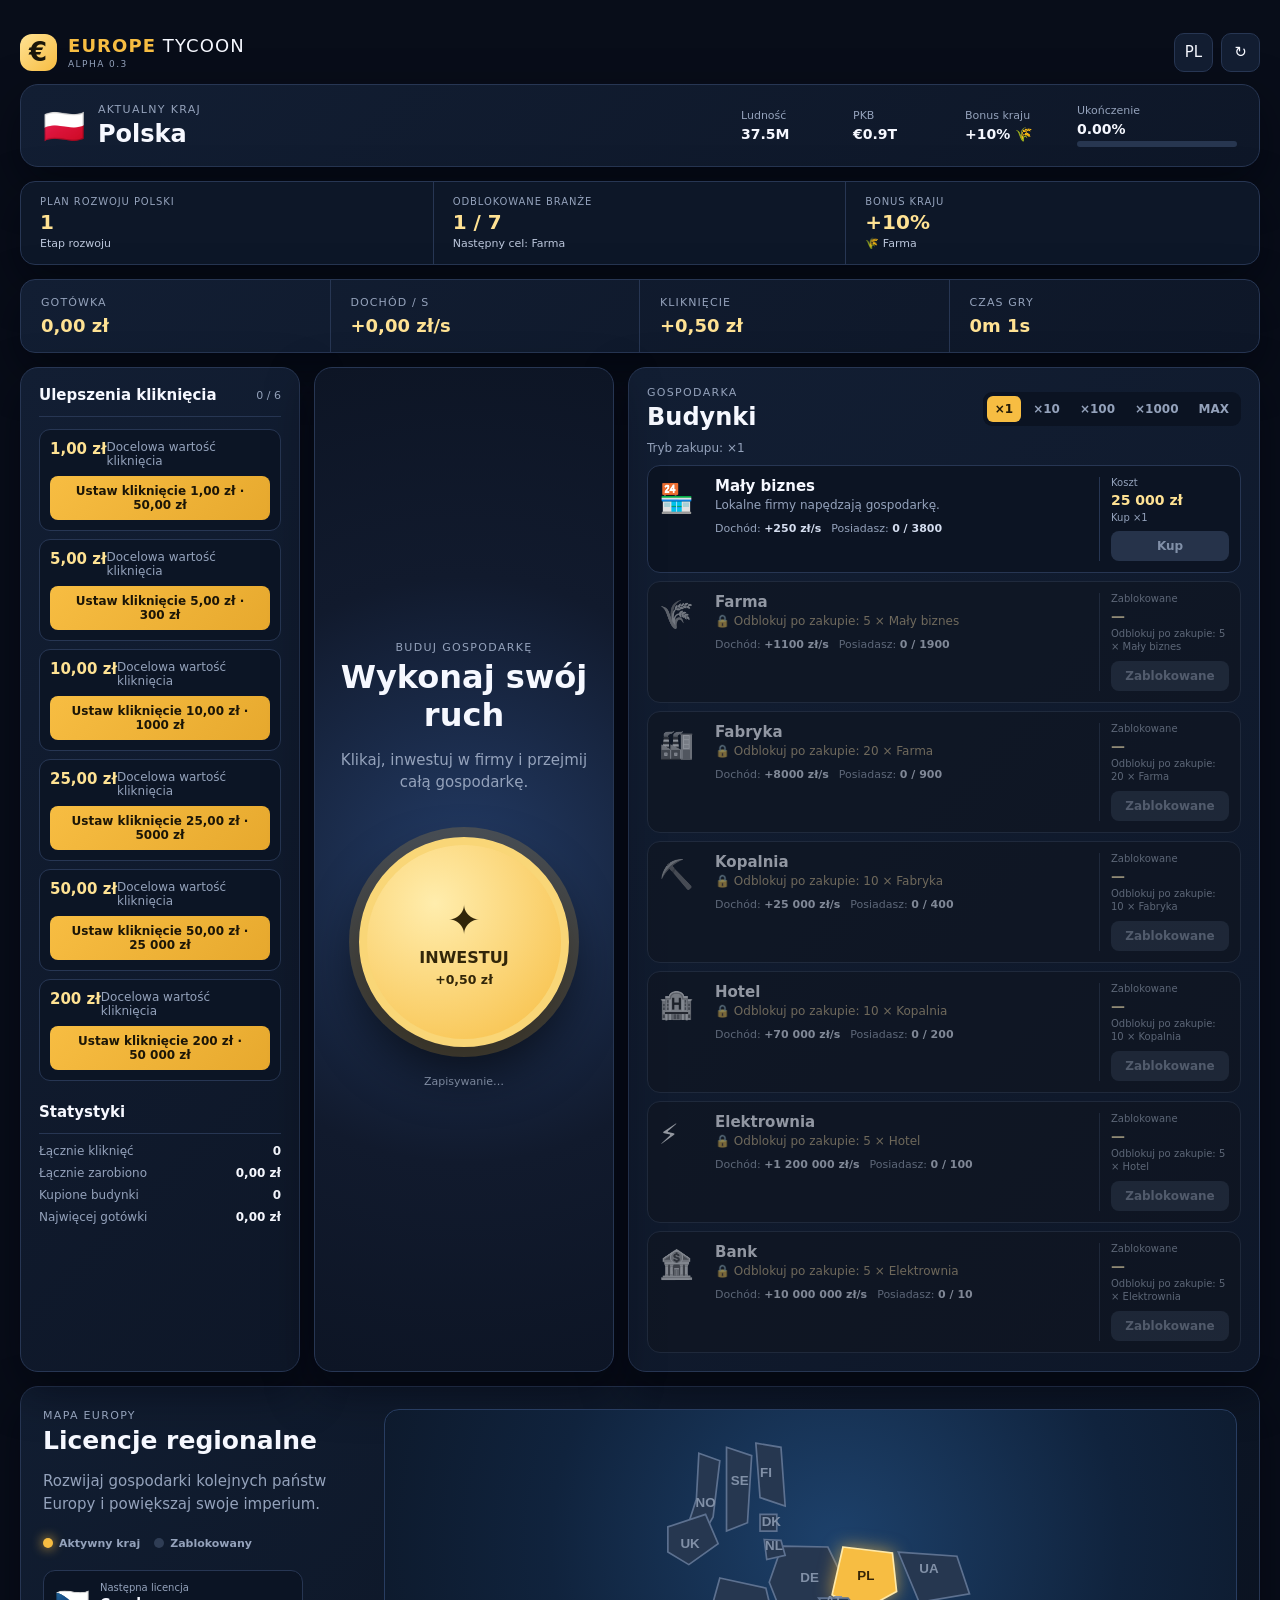
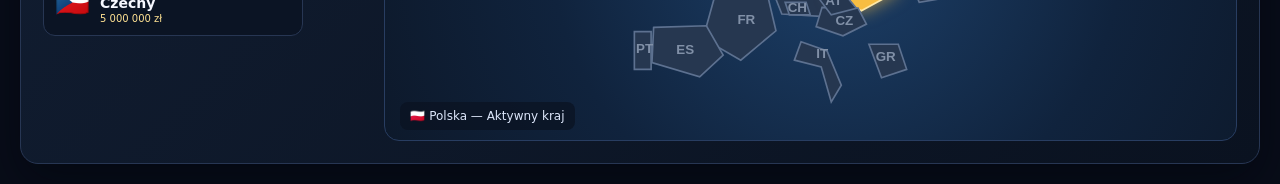
<file: index.html>
<!doctype html>
<html lang="pl">
  <head>
    <meta charset="UTF-8" />
    <meta name="viewport" content="width=device-width, initial-scale=1.0" />
    <meta name="theme-color" content="#0a1020" />
    <title>Europe Tycoon — Alpha 0.3</title>
    <link rel="stylesheet" href="css/style.css" />
    <link rel="stylesheet" href="css/map.css" />
    <link rel="stylesheet" href="css/part3.css" />
    <script defer src="js/data.js"></script>
    <script defer src="js/i18n.js"></script>
    <script defer src="js/part3.js"></script>
    <script defer src="js/storage.js"></script>
    <script defer src="js/game.js"></script>
    <script defer src="js/ui.js"></script>
    <script defer src="js/app.js"></script>
  </head>
  <body>
    <main class="app-shell">
      <header class="topbar">
        <a class="brand" href="#" aria-label="Europe Tycoon">
          <span class="brand-mark">€</span>
          <span><strong>EUROPE</strong> TYCOON <small>ALPHA 0.3</small></span>
        </a>
        <div class="topbar-actions">
          <button class="icon-button" id="languageButton" type="button" title="Change language">PL</button>
          <button class="icon-button" id="resetButton" type="button" title="Reset save" data-i18n-title="resetSave">↻</button>
        </div>
      </header>

      <section class="country-banner" aria-label="Current country">
        <div class="country-title"><span class="flag">🇵🇱</span><div><p data-i18n="currentCountry">Aktualny kraj</p><h1 data-i18n="poland">Polska</h1></div></div>
          <div class="country-data">
          <div><span data-i18n="population">Ludność</span><strong>37.5M</strong></div>
          <div><span data-i18n="gdp">PKB</span><strong>€0.9T</strong></div>
          <div><span data-i18n="countryBonus">Bonus kraju</span><strong>+10% 🌾</strong></div>
            <div class="completion"><span data-i18n="completion">Ukończenie</span><strong id="completionText">0.00%</strong><i><b id="completionBar"></b></i></div>
          </div>
        </section>

      <section class="development-panel" aria-label="Poland development">
        <div><p data-i18n="polishFocus">Plan rozwoju Polski</p><strong id="developmentStage">1</strong><span data-i18n="developmentStage">Etap rozwoju</span></div>
        <div><p data-i18n="unlockedBuildings">Odblokowane branże</p><strong id="unlockedBuildings">1 / 7</strong><span id="nextUnlockText"></span></div>
        <div><p data-i18n="countryBonus">Bonus kraju</p><strong>+10%</strong><span>🌾 <span data-i18n="farm">Farma</span></span></div>
      </section>

      <section class="economy-strip" aria-label="Economy summary">
        <article><span data-i18n="cash">Gotówka</span><strong id="cashValue">0 zł</strong></article>
        <article><span data-i18n="incomePerSecond">Dochód / s</span><strong id="incomeValue">+0 zł/s</strong></article>
        <article><span data-i18n="clickPower">Kliknięcie</span><strong id="clickValue">+0.50 zł</strong></article>
        <article><span data-i18n="playTime">Czas gry</span><strong id="playTimeValue">0m 0s</strong></article>
      </section>

      <section class="game-grid">
        <aside class="side-panel">
          <div class="panel-heading"><p data-i18n="clickUpgrades">Ulepszenia kliknięcia</p><span id="upgradeLevel">0 / 6</span></div>
          <div id="upgradeList" class="upgrade-list"></div>
          <div class="panel-heading stats-heading"><p data-i18n="statistics">Statystyki</p></div>
          <dl class="stats-list">
            <div><dt data-i18n="totalClicks">Łącznie kliknięć</dt><dd id="totalClicks">0</dd></div>
            <div><dt data-i18n="totalEarned">Łącznie zarobiono</dt><dd id="totalEarned">0 zł</dd></div>
            <div><dt data-i18n="buildingsBought">Kupione budynki</dt><dd id="buildingsBought">0</dd></div>
            <div><dt data-i18n="bestCash">Najwięcej gotówki</dt><dd id="bestCash">0 zł</dd></div>
          </dl>
        </aside>

        <section class="clicker-panel" aria-label="Clicker">
          <p class="eyebrow" data-i18n="buildTheEconomy">Buduj gospodarkę Polski</p>
          <h2 data-i18n="makeYourMove">Wykonaj swój ruch</h2>
          <p class="clicker-copy" data-i18n="clickHint">Klikaj, inwestuj w firmy i przejmij całą gospodarkę.</p>
          <button class="click-button" id="clickButton" type="button" aria-label="Earn money"><span>✦</span><strong data-i18n="invest">INWESTUJ</strong><small id="clickButtonValue">+0.50 zł</small></button>
          <div class="click-area" id="clickArea" aria-hidden="true"></div>
          <p class="save-status" id="saveStatus" data-i18n="saving">Zapisywanie…</p>
        </section>

        <section class="buildings-panel">
          <div class="buildings-header">
            <div><p class="eyebrow" data-i18n="economy">Gospodarka</p><h2 data-i18n="buildings">Budynki</h2></div>
            <div class="buy-modes" role="group" aria-label="Purchase quantity">
              <button type="button" data-quantity="1">×1</button><button type="button" data-quantity="10">×10</button><button type="button" data-quantity="100">×100</button><button type="button" data-quantity="1000">×1000</button><button type="button" data-quantity="max" data-i18n="max">MAX</button>
            </div>
          </div>
          <p class="purchase-note" id="purchaseNote"></p>
          <div id="buildingList" class="building-list"></div>
        </section>
      </section>

      <section class="map-panel" aria-label="Europe map">
        <div class="map-copy">
          <p class="eyebrow" data-i18n="europeMap">Mapa Europy</p>
          <h2 data-i18n="licenses">Licencje regionalne</h2>
          <p data-i18n="mapHint">Polska jest centrum Twojego imperium. Kolejne kraje odblokujesz w następnych aktualizacjach.</p>
          <div class="map-legend"><span><i class="active"></i><b data-i18n="activeCountry">Aktywny kraj</b></span><span><i></i><b data-i18n="lockedCountry">Zablokowany</b></span></div>
          <div class="license-card"><span id="licenseFlag">🇨🇿</span><div><small data-i18n="nextLicense">Następna licencja</small><strong id="licenseName">Czechy</strong><em id="licenseCost">10 000 000 zł</em></div></div>
        </div>
        <div class="map-wrap">
          <svg class="europe-map" viewBox="0 0 700 370" role="img" aria-label="Stylized interactive map of Europe">
            <path class="sea" d="M20,25H680V345H20Z" />
            <g class="country-shape locked" data-country="norway"><path d="M217 42l25 9-8 67-22 38-14-10 16-49z"/><text x="213" y="106">NO</text></g>
            <g class="country-shape locked" data-country="germany"><path d="M316 153l55 1 17 35-21 48-51-3-15-38z"/><text x="338" y="196">DE</text></g>
            <g class="country-shape locked" data-country="france"><path d="M242 191l55 12 12 51-42 35-45-26z"/><text x="263" y="246">FR</text></g>
            <g class="country-shape active" data-country="poland"><path d="M389 154l59 7 5 46-42 23-35-19z"/><text x="406" y="193">PL</text></g>
            <g class="country-shape locked" data-country="czechia"><path d="M364 226l43 1 10 19-28 14-32-11z"/><text x="380" y="247">CZ</text></g>
            <g class="country-shape locked" data-country="italy"><path d="M339 267l31 11 17 41-12 20-12-42-32-8z"/><text x="357" y="286">IT</text></g>
            <g class="country-shape locked" data-country="spain"><path d="M163 250l63-2 20 35-28 26-57-17z"/><text x="190" y="282">ES</text></g>
            <g class="country-shape locked" data-country="netherlands"><path d="M295 145l20 1 5 18-22 5z"/><text x="296" y="158">NL</text></g>
            <g class="country-shape locked" data-country="uk"><path d="M180 130l45-15 15 35-35 25-25-15z"/><text x="195" y="155">UK</text></g>
            <g class="country-shape locked" data-country="austria"><path d="M360 215l35 0 10 12-30 8z"/><text x="368" y="223">AT</text></g>
            <g class="country-shape locked" data-country="switzerland"><path d="M320 220l25 0 5 15-25 0z"/><text x="323" y="231">CH</text></g>
            <g class="country-shape locked" data-country="sweden"><path d="M250 35l30 10-5 80-25 10z"/><text x="255" y="80">SE</text></g>
            <g class="country-shape locked" data-country="ukraine"><path d="M455 160l70 5 15 45-60 10z"/><text x="480" y="185">UA</text></g>
            <g class="country-shape locked" data-country="portugal"><path d="M140 255l20 0 0 45-20 0z"/><text x="142" y="280">PT</text></g>
            <g class="country-shape locked" data-country="greece"><path d="M420 270l35 0 10 30-30 10z"/><text x="428" y="290">GR</text></g>
            <g class="country-shape locked" data-country="finland"><path d="M285 30l30 5 5 70-30-10z"/><text x="290" y="70">FI</text></g>
            <g class="country-shape locked" data-country="denmark"><path d="M290 115l20 0 0 20-20 0z"/><text x="292" y="129">DK</text></g>
          </svg>
          <p id="mapSelection" class="map-selection" data-i18n="mapSelectedPoland">🇵🇱 Polska — aktywny kraj</p>
        </div>
      </section>
    </main>
    <div class="toast" id="toast" role="status" aria-live="polite"></div>
  </body>
</html>
</file>
<file: css/style.css>
:root{--bg:#080d19;--panel:#111a2c;--panel2:#17233a;--line:#273653;--ink:#f6f8ff;--muted:#94a2bb;--gold:#f7bd42;--gold2:#ffe293;--green:#54d49a;--shadow:0 18px 45px #01040c80}*{box-sizing:border-box}body{margin:0;background:radial-gradient(1000px 500px at 30% -20%,#213761 0,transparent 62%),var(--bg);color:var(--ink);font:15px Inter,ui-sans-serif,system-ui,-apple-system,BlinkMacSystemFont,"Segoe UI",sans-serif}.app-shell{max-width:1500px;margin:auto;padding:20px}.topbar{min-height:64px;display:flex;align-items:center;justify-content:space-between}.brand{display:flex;align-items:center;gap:11px;text-decoration:none;color:var(--ink);font-size:18px;letter-spacing:.06em}.brand strong{color:var(--gold)}.brand small{display:block;font-size:9px;color:var(--muted);letter-spacing:.16em;margin-top:3px}.brand-mark{display:grid;place-items:center;width:37px;height:37px;border-radius:12px;color:#1a160a;background:linear-gradient(135deg,var(--gold2),var(--gold));font-size:26px;font-weight:900}.topbar-actions{display:flex;gap:8px}.icon-button{width:39px;height:39px;border:1px solid var(--line);border-radius:10px;background:#121d31;color:var(--ink);cursor:pointer}.country-banner,.economy-strip,.side-panel,.clicker-panel,.buildings-panel{border:1px solid var(--line);box-shadow:var(--shadow);background:linear-gradient(135deg,#121e33,#0e1728)}.country-banner{border-radius:18px;padding:18px 22px;display:flex;align-items:center;justify-content:space-between;gap:25px}.country-title{display:flex;align-items:center;gap:13px}.flag{font-size:34px}.country-title p,.eyebrow{font-size:11px;text-transform:uppercase;letter-spacing:.12em;color:var(--muted);margin:0 0 4px}.country-title h1{font-size:24px;margin:0}.country-data{display:flex;gap:32px;align-items:center}.country-data div{display:grid;gap:4px;min-width:80px}.country-data span{font-size:11px;color:var(--muted)}.country-data strong{font-size:14px}.completion{min-width:160px!important}.completion i{display:block;background:#273650;height:6px;border-radius:9px;overflow:hidden}.completion b{display:block;height:100%;background:linear-gradient(90deg,var(--gold),var(--gold2));width:0}.economy-strip{margin-top:14px;border-radius:15px;display:grid;grid-template-columns:repeat(4,1fr);overflow:hidden}.economy-strip article{padding:16px 20px;border-right:1px solid var(--line)}.economy-strip article:last-child{border:0}.economy-strip span{font-size:11px;text-transform:uppercase;letter-spacing:.1em;color:var(--muted);display:block;margin-bottom:6px}.economy-strip strong{font-size:18px;color:var(--gold2)}.game-grid{margin-top:14px;display:grid;grid-template-columns:280px minmax(300px,.8fr) minmax(440px,1.7fr);gap:14px}.side-panel,.clicker-panel,.buildings-panel{border-radius:18px;padding:18px}.panel-heading{display:flex;justify-content:space-between;align-items:center;border-bottom:1px solid var(--line);padding-bottom:12px}.panel-heading p{font-weight:750;margin:0}.panel-heading span{font-size:11px;color:var(--muted)}.upgrade-list{display:grid;gap:8px;margin-top:12px}.upgrade-card{padding:10px;border:1px solid var(--line);background:#0c1525;border-radius:11px}.upgrade-card>div{display:flex;justify-content:space-between;margin-bottom:8px}.upgrade-card span{font-size:12px;color:var(--muted)}button{font:inherit}.upgrade-card button,.building-buy button{width:100%;border:0;border-radius:8px;background:linear-gradient(135deg,var(--gold),#e7a92e);color:#1c1607;font-weight:800;font-size:12px;padding:8px;cursor:pointer}.upgrade-card.owned button,.upgrade-card button:disabled,.building-buy button:disabled{background:#26334a;color:#8190a8;cursor:not-allowed}.stats-heading{margin-top:22px}.stats-list{margin:10px 0 0;display:grid;gap:8px}.stats-list div{display:flex;justify-content:space-between;gap:8px}.stats-list dt{color:var(--muted);font-size:12px}.stats-list dd{margin:0;font-weight:700;font-size:12px}.clicker-panel{position:relative;overflow:hidden;display:flex;flex-direction:column;align-items:center;justify-content:center;text-align:center;min-height:600px;background:radial-gradient(circle at center,#233b65,#111a2d 56%,#0d1525)}.clicker-panel h2{font-size:32px;margin:0}.clicker-copy{max-width:280px;color:var(--muted);line-height:1.5}.click-button{z-index:2;margin:28px 0 17px;width:210px;height:210px;border-radius:50%;border:8px solid #f9d677;background:radial-gradient(circle at 35% 30%,#ffedad,var(--gold));box-shadow:0 0 0 10px #f3bb4330,0 25px 50px #0009;color:#322609;cursor:pointer;display:grid;place-content:center;gap:5px;transition:transform .12s,filter .12s}.click-button:hover{filter:brightness(1.08);transform:translateY(-2px)}.click-button:active{transform:scale(.95)}.click-button span{font-size:40px}.click-button strong{font-size:16px}.click-button small{font-weight:800}.click-area{position:absolute;inset:0;pointer-events:none}.floating-cash{position:absolute;color:var(--gold2);font-size:20px;text-shadow:0 2px 8px #000;animation:float .9s ease-out forwards}@keyframes float{to{transform:translateY(-95px);opacity:0}}.save-status{font-size:11px;color:var(--muted)}.buildings-header{display:flex;justify-content:space-between;align-items:center;gap:10px}.buildings-header h2{margin:0;font-size:24px}.buy-modes{display:flex;gap:4px;background:#0b1322;padding:4px;border-radius:9px}.buy-modes button{padding:6px 8px;background:transparent;border:0;border-radius:6px;color:var(--muted);font-size:12px;font-weight:700;cursor:pointer}.buy-modes button.selected{background:var(--gold);color:#231a08}.purchase-note{color:var(--muted);font-size:12px;margin:10px 0}.building-list{display:grid;gap:8px}.building-card{min-height:100px;display:grid;grid-template-columns:45px 1fr 130px;gap:11px;padding:11px;border:1px solid var(--line);border-radius:13px;background:#0c1423;transition:border-color .2s,transform .2s}.building-card:hover{border-color:#4b6492;transform:translateY(-1px)}.building-card.is-complete{opacity:.62}.building-icon{font-size:28px;padding-top:5px}.building-info h3{margin:0;font-size:15px}.building-info p{margin:3px 0 10px;color:var(--muted);font-size:12px}.building-meta{display:flex;gap:10px;flex-wrap:wrap;font-size:11px;color:var(--muted)}.building-meta strong{color:#d5def0}.building-buy{border-left:1px solid var(--line);padding-left:11px;display:grid;align-content:center;gap:4px}.building-buy span,.building-buy small{font-size:10px;color:var(--muted)}.building-buy strong{font-size:14px;color:var(--gold2)}.building-buy button{margin-top:4px}.toast{position:fixed;left:50%;bottom:22px;transform:translate(-50%,20px);opacity:0;background:#233553;border:1px solid #5876a7;color:#fff;border-radius:10px;padding:10px 15px;box-shadow:var(--shadow);transition:.2s;pointer-events:none}.toast.show{opacity:1;transform:translate(-50%,0)}@media(max-width:1100px){.game-grid{grid-template-columns:260px 1fr}.buildings-panel{grid-column:1/-1}.clicker-panel{min-height:470px}.country-data{gap:15px}}@media(max-width:720px){.app-shell{padding:12px}.country-banner{align-items:flex-start;flex-direction:column}.country-data{display:grid;grid-template-columns:1fr 1fr;width:100%}.economy-strip{grid-template-columns:1fr 1fr}.economy-strip article:nth-child(2){border-right:0}.economy-strip article:nth-child(-n+2){border-bottom:1px solid var(--line)}.game-grid{grid-template-columns:1fr}.side-panel{order:3}.buildings-panel{grid-column:auto}.clicker-panel{min-height:400px}.building-card{grid-template-columns:38px 1fr}.building-buy{grid-column:1/-1;border-left:0;border-top:1px solid var(--line);padding:8px 0 0;grid-template-columns:repeat(3,1fr);align-items:center}.building-buy button{margin:0}.buy-modes{flex-wrap:wrap;justify-content:flex-end}.completion{min-width:0!important}}
</file>
<file: css/map.css>
.map-panel{margin-top:14px;display:grid;grid-template-columns:minmax(250px,.55fr) minmax(360px,1.45fr);gap:18px;padding:22px;border:1px solid var(--line);border-radius:18px;background:linear-gradient(135deg,#111d31,#0a1220);box-shadow:var(--shadow)}
.map-panel h2{margin:0 0 10px;font-size:25px}.map-copy>p:not(.eyebrow){color:var(--muted);line-height:1.55;max-width:330px}.map-legend{display:flex;gap:14px;margin:20px 0}.map-legend span{display:flex;align-items:center;gap:6px;font-size:11px;color:var(--muted)}.map-legend i{width:10px;height:10px;border-radius:50%;background:#2f3d55}.map-legend i.active{background:var(--gold);box-shadow:0 0 12px var(--gold)}
.license-card{display:flex;gap:10px;align-items:center;padding:11px;border:1px solid var(--line);border-radius:12px;background:#0b1424;max-width:260px}.license-card>span{font-size:28px}.license-card div{display:grid;gap:2px}.license-card small,.license-card em{font-size:10px;color:var(--muted);font-style:normal}.license-card strong{font-size:14px}.license-card em{color:var(--gold2)}
.map-wrap{border:1px solid #283d61;border-radius:15px;background:radial-gradient(circle at 53% 40%,#1d416b,#10233d 58%,#0d192b);padding:8px;position:relative;overflow:hidden}.europe-map{width:100%;height:310px}.sea{fill:transparent}.country-shape path{fill:#263750;stroke:#5d7190;stroke-width:2;transition:fill .15s,filter .15s}.country-shape text{font:700 16px Inter,Arial,sans-serif;fill:#8190a7;pointer-events:none}.country-shape{cursor:pointer}.country-shape.active path{fill:var(--gold);stroke:#ffe9a8;filter:drop-shadow(0 0 10px #f7bd42aa)}.country-shape.active text{fill:#352506}.country-shape:hover path{fill:#405575}.country-shape.active:hover path{fill:#ffce5b}.map-selection{position:absolute;bottom:10px;left:15px;margin:0;font-size:12px;color:#dce6fa;background:#0a1321bb;padding:7px 10px;border-radius:8px}
@media(max-width:800px){.map-panel{grid-template-columns:1fr}.map-wrap{min-height:260px}.europe-map{height:250px}}
</file>
<file: css/part3.css>
.development-panel{margin-top:14px;display:grid;grid-template-columns:repeat(3,1fr);border:1px solid var(--line);border-radius:15px;overflow:hidden;background:#0d1728;box-shadow:var(--shadow)}
.development-panel>div{display:grid;gap:3px;padding:14px 19px;border-right:1px solid var(--line)}.development-panel>div:last-child{border-right:0}.development-panel p{margin:0;color:var(--muted);font-size:10px;text-transform:uppercase;letter-spacing:.09em}.development-panel strong{font-size:20px;color:var(--gold2)}.development-panel span{font-size:11px;color:#bbc6db}.building-card.is-locked{opacity:.56;filter:saturate(.65)}.building-card.is-locked .building-icon{filter:grayscale(1)}.building-card.is-locked .building-info p{color:#c3a56a}.building-card.is-locked .building-buy small{line-height:1.25}.upgrade-card>div strong{color:var(--gold2)}
@media(max-width:720px){.development-panel{grid-template-columns:1fr}.development-panel>div{border-right:0;border-bottom:1px solid var(--line)}.development-panel>div:last-child{border-bottom:0}}
</file>
